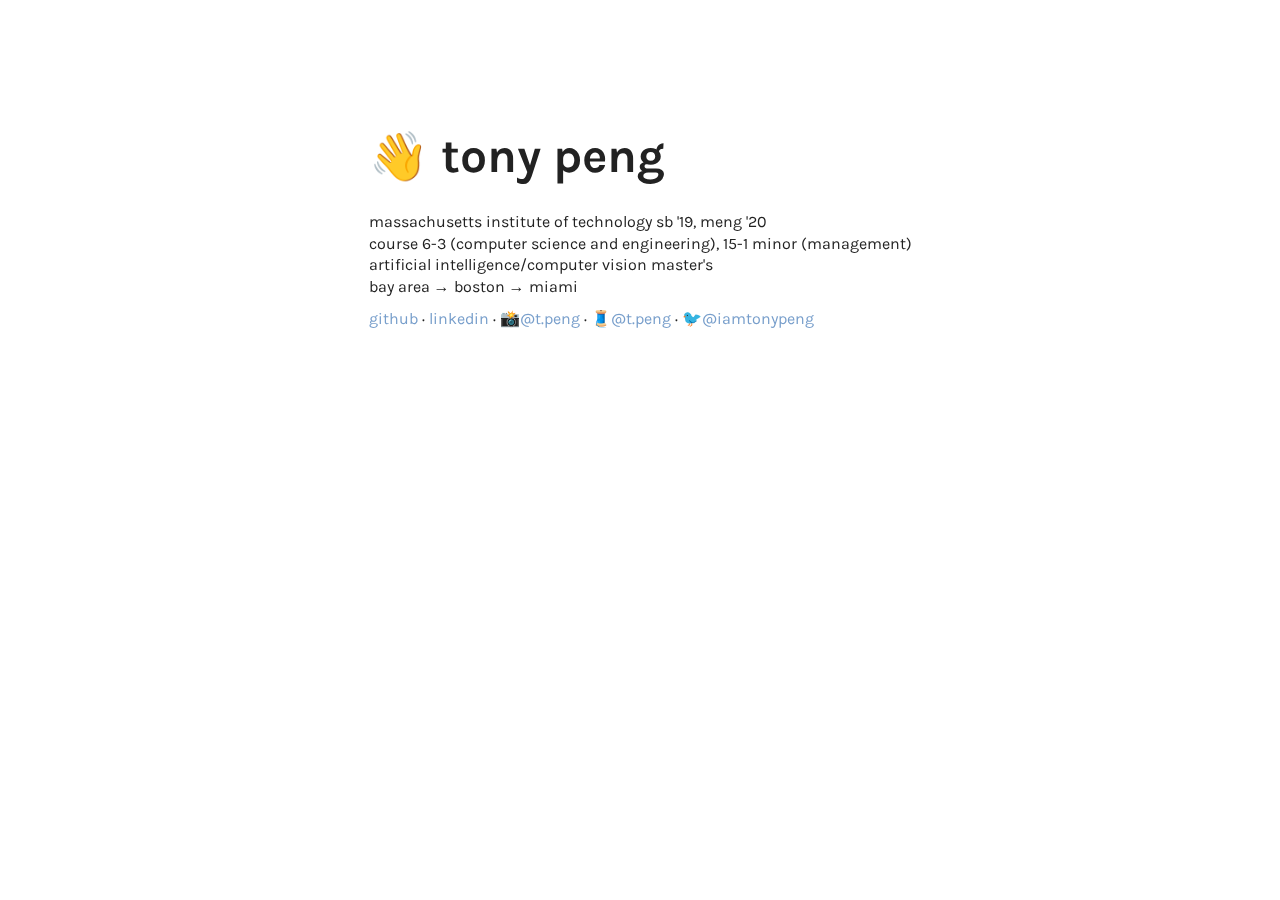
<file: index.html>
<html>
<head>
    <title>tony peng</title>
    <link href="https://fonts.googleapis.com/css?family=Karla:400,400i,700" rel="stylesheet">
    <link href="style.css" type="text/css" rel="stylesheet" />
    <script>
        (function(i,s,o,g,r,a,m){i['GoogleAnalyticsObject']=r;i[r]=i[r]||function(){
            (i[r].q=i[r].q||[]).push(arguments)},i[r].l=1*new Date();a=s.createElement(o),
            m=s.getElementsByTagName(o)[0];a.async=1;a.src=g;m.parentNode.insertBefore(a,m)
        })(window,document,'script','//www.google-analytics.com/analytics.js','ga');

        ga('create', 'UA-42308631-1', 'tonypeng.com');
        ga('send', 'pageview');

    </script>
    <meta http-equiv="Content-Type" content="text/html; charset=UTF-8">
    <meta name="viewport" content="width=device-width, initial-scale=1">
</head>
<body>
    <div id="root">
        <div class="container">
            <h1><div class="wave"><div class="waveOnHover">👋</div></div><div>&nbsp;tony peng</div></h1>
            <h2>
                <div class="line first">massachusetts institute of technology sb '19, meng '20</div>
                <div class="line">course 6-3 (computer science and engineering), 15-1 minor (management)</div>
                <div class="line">artificial intelligence/computer vision master's</div>
                <div class="line">bay area &rarr; boston &rarr; miami</div>
            </h2>
            <div class="body">
                <a href="http://github.com/tonypeng" target="_blank">github</a> &middot; <a href="https://linkedin.com/in/iamtonypeng" target="_blank">linkedin</a> &middot; 📸<a href="http://instagram.com/t.peng" target="_blank">@t.peng</a> &middot; 🧵<a href="https://www.threads.net/@t.peng" target="_blank">@t.peng</a> &middot; 🐦<a href="https://www.twitter.com/iamtonypeng" target="_blank">@iamtonypeng</a>
            </div>
        </div>
    </div>
</body>
</html>
</file>
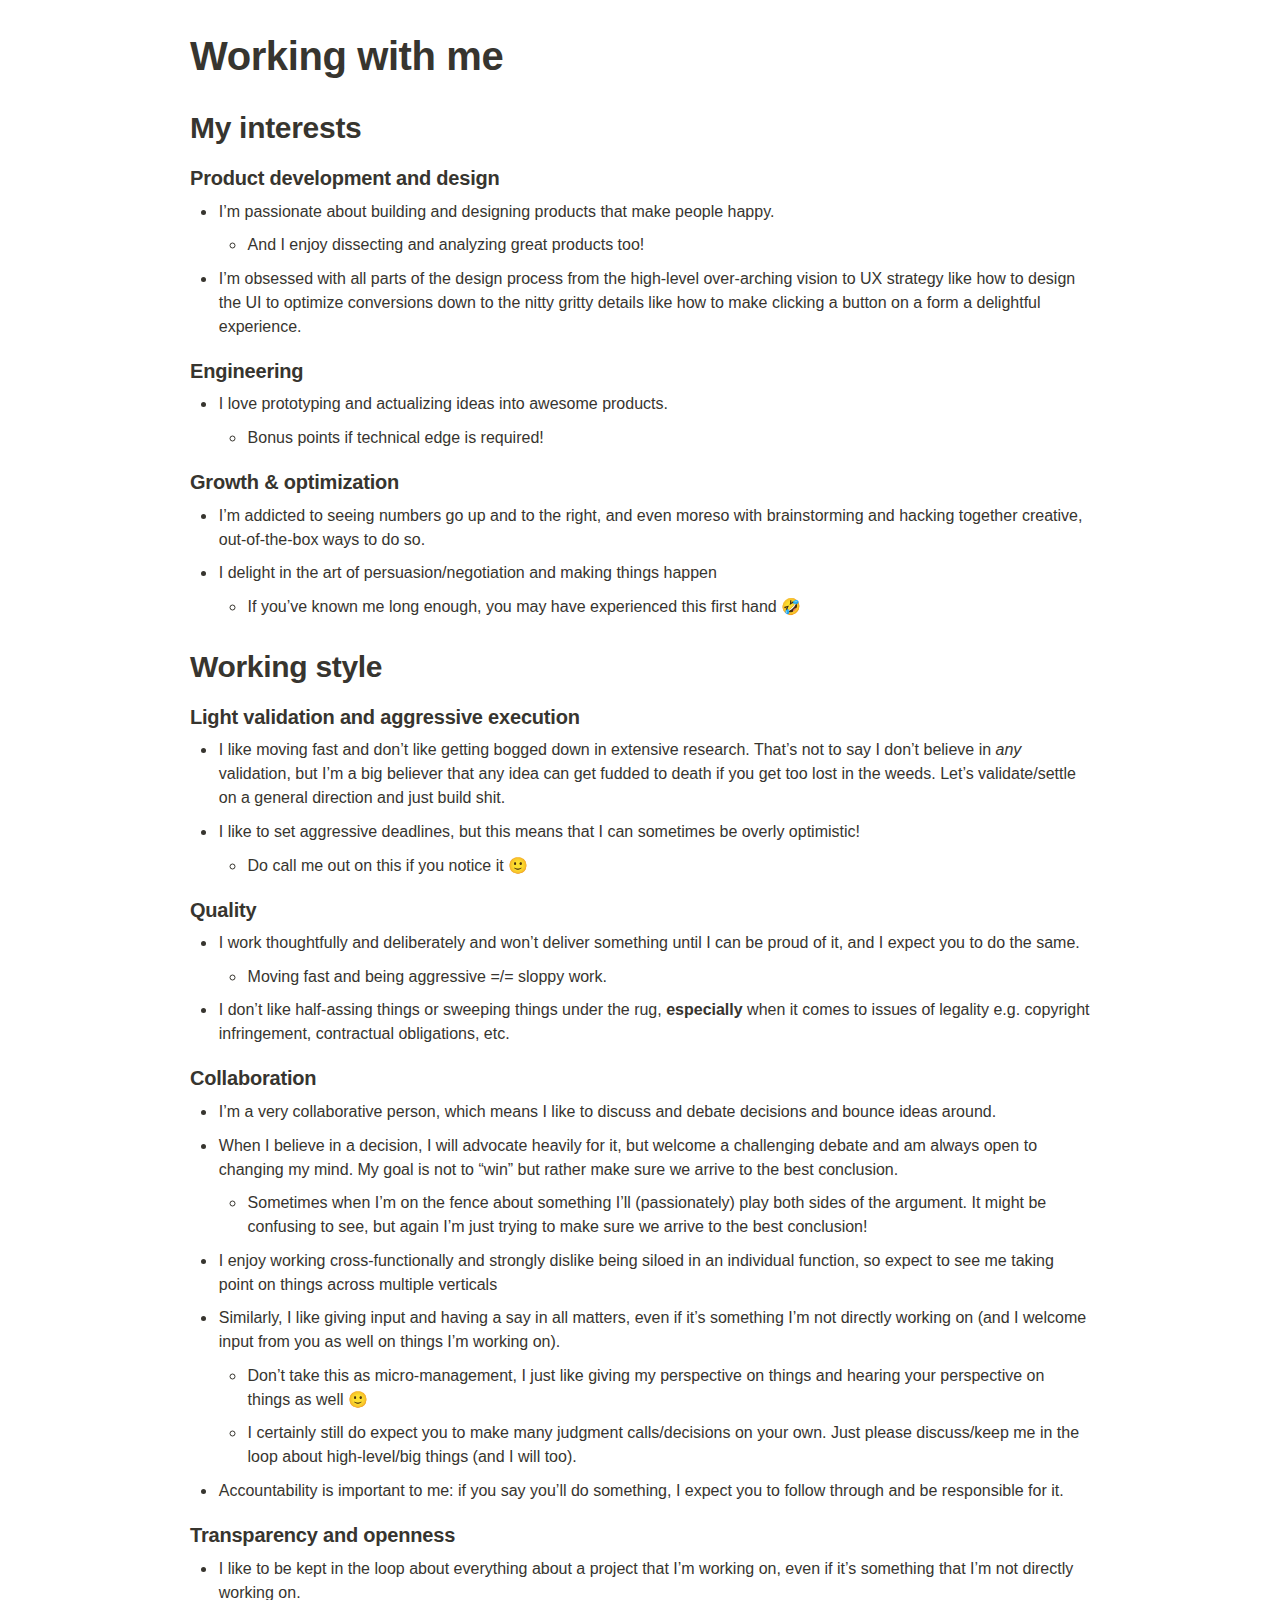
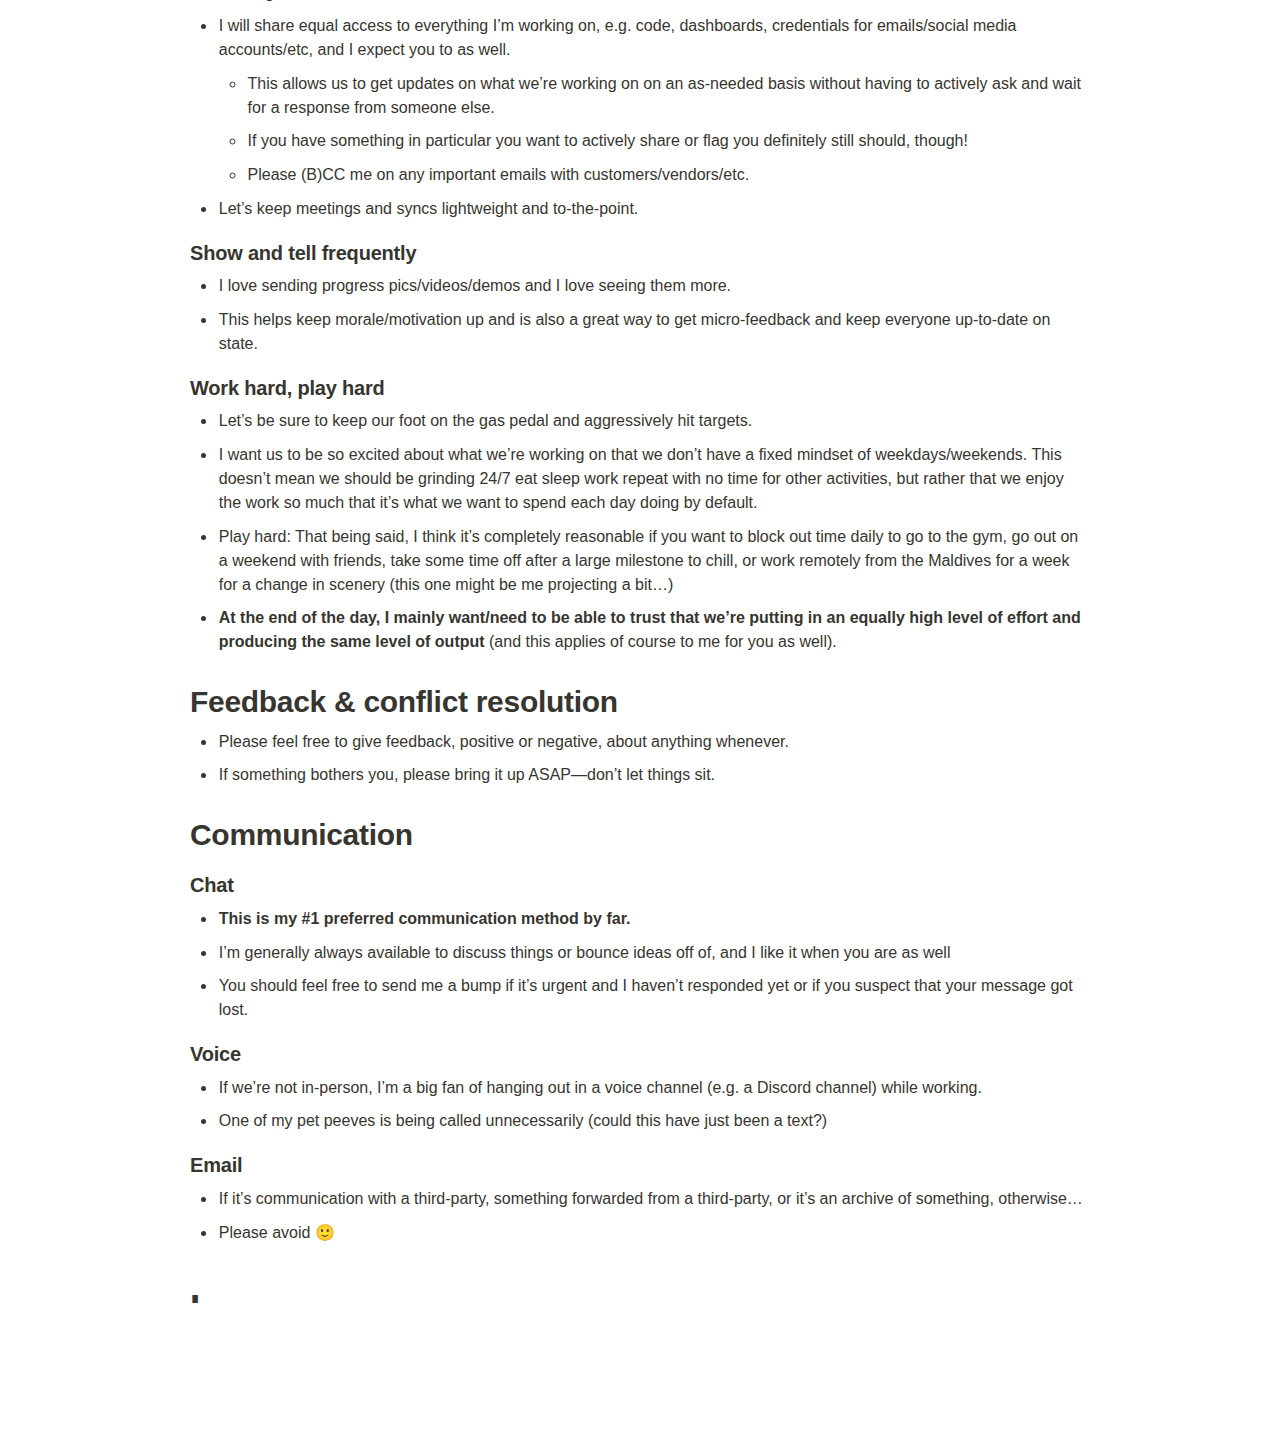
<file: docs/working-with-me.html>
<html><head><meta http-equiv="Content-Type" content="text/html; charset=utf-8"/><title>Working with me</title><style>
/* cspell:disable-file */
/* webkit printing magic: print all background colors */
html {
	-webkit-print-color-adjust: exact;
}
* {
	box-sizing: border-box;
	-webkit-print-color-adjust: exact;
}

html,
body {
	margin: 0;
	padding: 0;
}
@media only screen {
	body {
		margin: 2em auto;
		max-width: 900px;
		color: rgb(55, 53, 47);
	}
}

body {
	line-height: 1.5;
	white-space: pre-wrap;
}

a,
a.visited {
	color: inherit;
	text-decoration: underline;
}

.pdf-relative-link-path {
	font-size: 80%;
	color: #444;
}

h1,
h2,
h3 {
	letter-spacing: -0.01em;
	line-height: 1.2;
	font-weight: 600;
	margin-bottom: 0;
}

.page-title {
	font-size: 2.5rem;
	font-weight: 700;
	margin-top: 0;
	margin-bottom: 0.75em;
}

h1 {
	font-size: 1.875rem;
	margin-top: 1.875rem;
}

h2 {
	font-size: 1.5rem;
	margin-top: 1.5rem;
}

h3 {
	font-size: 1.25rem;
	margin-top: 1.25rem;
}

.source {
	border: 1px solid #ddd;
	border-radius: 3px;
	padding: 1.5em;
	word-break: break-all;
}

.callout {
	border-radius: 3px;
	padding: 1rem;
}

figure {
	margin: 1.25em 0;
	page-break-inside: avoid;
}

figcaption {
	opacity: 0.5;
	font-size: 85%;
	margin-top: 0.5em;
}

mark {
	background-color: transparent;
}

.indented {
	padding-left: 1.5em;
}

hr {
	background: transparent;
	display: block;
	width: 100%;
	height: 1px;
	visibility: visible;
	border: none;
	border-bottom: 1px solid rgba(55, 53, 47, 0.09);
}

img {
	max-width: 100%;
}

@media only print {
	img {
		max-height: 100vh;
		object-fit: contain;
	}
}

@page {
	margin: 1in;
}

.collection-content {
	font-size: 0.875rem;
}

.column-list {
	display: flex;
	justify-content: space-between;
}

.column {
	padding: 0 1em;
}

.column:first-child {
	padding-left: 0;
}

.column:last-child {
	padding-right: 0;
}

.table_of_contents-item {
	display: block;
	font-size: 0.875rem;
	line-height: 1.3;
	padding: 0.125rem;
}

.table_of_contents-indent-1 {
	margin-left: 1.5rem;
}

.table_of_contents-indent-2 {
	margin-left: 3rem;
}

.table_of_contents-indent-3 {
	margin-left: 4.5rem;
}

.table_of_contents-link {
	text-decoration: none;
	opacity: 0.7;
	border-bottom: 1px solid rgba(55, 53, 47, 0.18);
}

table,
th,
td {
	border: 1px solid rgba(55, 53, 47, 0.09);
	border-collapse: collapse;
}

table {
	border-left: none;
	border-right: none;
}

th,
td {
	font-weight: normal;
	padding: 0.25em 0.5em;
	line-height: 1.5;
	min-height: 1.5em;
	text-align: left;
}

th {
	color: rgba(55, 53, 47, 0.6);
}

ol,
ul {
	margin: 0;
	margin-block-start: 0.6em;
	margin-block-end: 0.6em;
}

li > ol:first-child,
li > ul:first-child {
	margin-block-start: 0.6em;
}

ul > li {
	list-style: disc;
}

ul.to-do-list {
	text-indent: -1.7em;
}

ul.to-do-list > li {
	list-style: none;
}

.to-do-children-checked {
	text-decoration: line-through;
	opacity: 0.375;
}

ul.toggle > li {
	list-style: none;
}

ul {
	padding-inline-start: 1.7em;
}

ul > li {
	padding-left: 0.1em;
}

ol {
	padding-inline-start: 1.6em;
}

ol > li {
	padding-left: 0.2em;
}

.mono ol {
	padding-inline-start: 2em;
}

.mono ol > li {
	text-indent: -0.4em;
}

.toggle {
	padding-inline-start: 0em;
	list-style-type: none;
}

/* Indent toggle children */
.toggle > li > details {
	padding-left: 1.7em;
}

.toggle > li > details > summary {
	margin-left: -1.1em;
}

.selected-value {
	display: inline-block;
	padding: 0 0.5em;
	background: rgba(206, 205, 202, 0.5);
	border-radius: 3px;
	margin-right: 0.5em;
	margin-top: 0.3em;
	margin-bottom: 0.3em;
	white-space: nowrap;
}

.collection-title {
	display: inline-block;
	margin-right: 1em;
}

.simple-table {
	margin-top: 1em;
	font-size: 0.875rem;
	empty-cells: show;
}
.simple-table td {
	height: 29px;
	min-width: 120px;
}

.simple-table th {
	height: 29px;
	min-width: 120px;
}

.simple-table-header-color {
	background: rgb(247, 246, 243);
	color: black;
}
.simple-table-header {
	font-weight: 500;
}

time {
	opacity: 0.5;
}

.icon {
	display: inline-block;
	max-width: 1.2em;
	max-height: 1.2em;
	text-decoration: none;
	vertical-align: text-bottom;
	margin-right: 0.5em;
}

img.icon {
	border-radius: 3px;
}

.user-icon {
	width: 1.5em;
	height: 1.5em;
	border-radius: 100%;
	margin-right: 0.5rem;
}

.user-icon-inner {
	font-size: 0.8em;
}

.text-icon {
	border: 1px solid #000;
	text-align: center;
}

.page-cover-image {
	display: block;
	object-fit: cover;
	width: 100%;
	max-height: 30vh;
}

.page-header-icon {
	font-size: 3rem;
	margin-bottom: 1rem;
}

.page-header-icon-with-cover {
	margin-top: -0.72em;
	margin-left: 0.07em;
}

.page-header-icon img {
	border-radius: 3px;
}

.link-to-page {
	margin: 1em 0;
	padding: 0;
	border: none;
	font-weight: 500;
}

p > .user {
	opacity: 0.5;
}

td > .user,
td > time {
	white-space: nowrap;
}

input[type="checkbox"] {
	transform: scale(1.5);
	margin-right: 0.6em;
	vertical-align: middle;
}

p {
	margin-top: 0.5em;
	margin-bottom: 0.5em;
}

.image {
	border: none;
	margin: 1.5em 0;
	padding: 0;
	border-radius: 0;
	text-align: center;
}

.code,
code {
	background: rgba(135, 131, 120, 0.15);
	border-radius: 3px;
	padding: 0.2em 0.4em;
	border-radius: 3px;
	font-size: 85%;
	tab-size: 2;
}

code {
	color: #eb5757;
}

.code {
	padding: 1.5em 1em;
}

.code-wrap {
	white-space: pre-wrap;
	word-break: break-all;
}

.code > code {
	background: none;
	padding: 0;
	font-size: 100%;
	color: inherit;
}

blockquote {
	font-size: 1.25em;
	margin: 1em 0;
	padding-left: 1em;
	border-left: 3px solid rgb(55, 53, 47);
}

.bookmark {
	text-decoration: none;
	max-height: 8em;
	padding: 0;
	display: flex;
	width: 100%;
	align-items: stretch;
}

.bookmark-title {
	font-size: 0.85em;
	overflow: hidden;
	text-overflow: ellipsis;
	height: 1.75em;
	white-space: nowrap;
}

.bookmark-text {
	display: flex;
	flex-direction: column;
}

.bookmark-info {
	flex: 4 1 180px;
	padding: 12px 14px 14px;
	display: flex;
	flex-direction: column;
	justify-content: space-between;
}

.bookmark-image {
	width: 33%;
	flex: 1 1 180px;
	display: block;
	position: relative;
	object-fit: cover;
	border-radius: 1px;
}

.bookmark-description {
	color: rgba(55, 53, 47, 0.6);
	font-size: 0.75em;
	overflow: hidden;
	max-height: 4.5em;
	word-break: break-word;
}

.bookmark-href {
	font-size: 0.75em;
	margin-top: 0.25em;
}

.sans { font-family: ui-sans-serif, -apple-system, BlinkMacSystemFont, "Segoe UI", Helvetica, "Apple Color Emoji", Arial, sans-serif, "Segoe UI Emoji", "Segoe UI Symbol"; }
.code { font-family: "SFMono-Regular", Menlo, Consolas, "PT Mono", "Liberation Mono", Courier, monospace; }
.serif { font-family: Lyon-Text, Georgia, ui-serif, serif; }
.mono { font-family: iawriter-mono, Nitti, Menlo, Courier, monospace; }
.pdf .sans { font-family: Inter, ui-sans-serif, -apple-system, BlinkMacSystemFont, "Segoe UI", Helvetica, "Apple Color Emoji", Arial, sans-serif, "Segoe UI Emoji", "Segoe UI Symbol", 'Twemoji', 'Noto Color Emoji', 'Noto Sans CJK JP'; }
.pdf:lang(zh-CN) .sans { font-family: Inter, ui-sans-serif, -apple-system, BlinkMacSystemFont, "Segoe UI", Helvetica, "Apple Color Emoji", Arial, sans-serif, "Segoe UI Emoji", "Segoe UI Symbol", 'Twemoji', 'Noto Color Emoji', 'Noto Sans CJK SC'; }
.pdf:lang(zh-TW) .sans { font-family: Inter, ui-sans-serif, -apple-system, BlinkMacSystemFont, "Segoe UI", Helvetica, "Apple Color Emoji", Arial, sans-serif, "Segoe UI Emoji", "Segoe UI Symbol", 'Twemoji', 'Noto Color Emoji', 'Noto Sans CJK TC'; }
.pdf:lang(ko-KR) .sans { font-family: Inter, ui-sans-serif, -apple-system, BlinkMacSystemFont, "Segoe UI", Helvetica, "Apple Color Emoji", Arial, sans-serif, "Segoe UI Emoji", "Segoe UI Symbol", 'Twemoji', 'Noto Color Emoji', 'Noto Sans CJK KR'; }
.pdf .code { font-family: Source Code Pro, "SFMono-Regular", Menlo, Consolas, "PT Mono", "Liberation Mono", Courier, monospace, 'Twemoji', 'Noto Color Emoji', 'Noto Sans Mono CJK JP'; }
.pdf:lang(zh-CN) .code { font-family: Source Code Pro, "SFMono-Regular", Menlo, Consolas, "PT Mono", "Liberation Mono", Courier, monospace, 'Twemoji', 'Noto Color Emoji', 'Noto Sans Mono CJK SC'; }
.pdf:lang(zh-TW) .code { font-family: Source Code Pro, "SFMono-Regular", Menlo, Consolas, "PT Mono", "Liberation Mono", Courier, monospace, 'Twemoji', 'Noto Color Emoji', 'Noto Sans Mono CJK TC'; }
.pdf:lang(ko-KR) .code { font-family: Source Code Pro, "SFMono-Regular", Menlo, Consolas, "PT Mono", "Liberation Mono", Courier, monospace, 'Twemoji', 'Noto Color Emoji', 'Noto Sans Mono CJK KR'; }
.pdf .serif { font-family: PT Serif, Lyon-Text, Georgia, ui-serif, serif, 'Twemoji', 'Noto Color Emoji', 'Noto Serif CJK JP'; }
.pdf:lang(zh-CN) .serif { font-family: PT Serif, Lyon-Text, Georgia, ui-serif, serif, 'Twemoji', 'Noto Color Emoji', 'Noto Serif CJK SC'; }
.pdf:lang(zh-TW) .serif { font-family: PT Serif, Lyon-Text, Georgia, ui-serif, serif, 'Twemoji', 'Noto Color Emoji', 'Noto Serif CJK TC'; }
.pdf:lang(ko-KR) .serif { font-family: PT Serif, Lyon-Text, Georgia, ui-serif, serif, 'Twemoji', 'Noto Color Emoji', 'Noto Serif CJK KR'; }
.pdf .mono { font-family: PT Mono, iawriter-mono, Nitti, Menlo, Courier, monospace, 'Twemoji', 'Noto Color Emoji', 'Noto Sans Mono CJK JP'; }
.pdf:lang(zh-CN) .mono { font-family: PT Mono, iawriter-mono, Nitti, Menlo, Courier, monospace, 'Twemoji', 'Noto Color Emoji', 'Noto Sans Mono CJK SC'; }
.pdf:lang(zh-TW) .mono { font-family: PT Mono, iawriter-mono, Nitti, Menlo, Courier, monospace, 'Twemoji', 'Noto Color Emoji', 'Noto Sans Mono CJK TC'; }
.pdf:lang(ko-KR) .mono { font-family: PT Mono, iawriter-mono, Nitti, Menlo, Courier, monospace, 'Twemoji', 'Noto Color Emoji', 'Noto Sans Mono CJK KR'; }
.highlight-default {
	color: rgba(55, 53, 47, 1);
}
.highlight-gray {
	color: rgba(120, 119, 116, 1);
	fill: rgba(120, 119, 116, 1);
}
.highlight-brown {
	color: rgba(159, 107, 83, 1);
	fill: rgba(159, 107, 83, 1);
}
.highlight-orange {
	color: rgba(217, 115, 13, 1);
	fill: rgba(217, 115, 13, 1);
}
.highlight-yellow {
	color: rgba(203, 145, 47, 1);
	fill: rgba(203, 145, 47, 1);
}
.highlight-teal {
	color: rgba(68, 131, 97, 1);
	fill: rgba(68, 131, 97, 1);
}
.highlight-blue {
	color: rgba(51, 126, 169, 1);
	fill: rgba(51, 126, 169, 1);
}
.highlight-purple {
	color: rgba(144, 101, 176, 1);
	fill: rgba(144, 101, 176, 1);
}
.highlight-pink {
	color: rgba(193, 76, 138, 1);
	fill: rgba(193, 76, 138, 1);
}
.highlight-red {
	color: rgba(212, 76, 71, 1);
	fill: rgba(212, 76, 71, 1);
}
.highlight-gray_background {
	background: rgba(241, 241, 239, 1);
}
.highlight-brown_background {
	background: rgba(244, 238, 238, 1);
}
.highlight-orange_background {
	background: rgba(251, 236, 221, 1);
}
.highlight-yellow_background {
	background: rgba(251, 243, 219, 1);
}
.highlight-teal_background {
	background: rgba(237, 243, 236, 1);
}
.highlight-blue_background {
	background: rgba(231, 243, 248, 1);
}
.highlight-purple_background {
	background: rgba(244, 240, 247, 0.8);
}
.highlight-pink_background {
	background: rgba(249, 238, 243, 0.8);
}
.highlight-red_background {
	background: rgba(253, 235, 236, 1);
}
.block-color-default {
	color: inherit;
	fill: inherit;
}
.block-color-gray {
	color: rgba(120, 119, 116, 1);
	fill: rgba(120, 119, 116, 1);
}
.block-color-brown {
	color: rgba(159, 107, 83, 1);
	fill: rgba(159, 107, 83, 1);
}
.block-color-orange {
	color: rgba(217, 115, 13, 1);
	fill: rgba(217, 115, 13, 1);
}
.block-color-yellow {
	color: rgba(203, 145, 47, 1);
	fill: rgba(203, 145, 47, 1);
}
.block-color-teal {
	color: rgba(68, 131, 97, 1);
	fill: rgba(68, 131, 97, 1);
}
.block-color-blue {
	color: rgba(51, 126, 169, 1);
	fill: rgba(51, 126, 169, 1);
}
.block-color-purple {
	color: rgba(144, 101, 176, 1);
	fill: rgba(144, 101, 176, 1);
}
.block-color-pink {
	color: rgba(193, 76, 138, 1);
	fill: rgba(193, 76, 138, 1);
}
.block-color-red {
	color: rgba(212, 76, 71, 1);
	fill: rgba(212, 76, 71, 1);
}
.block-color-gray_background {
	background: rgba(241, 241, 239, 1);
}
.block-color-brown_background {
	background: rgba(244, 238, 238, 1);
}
.block-color-orange_background {
	background: rgba(251, 236, 221, 1);
}
.block-color-yellow_background {
	background: rgba(251, 243, 219, 1);
}
.block-color-teal_background {
	background: rgba(237, 243, 236, 1);
}
.block-color-blue_background {
	background: rgba(231, 243, 248, 1);
}
.block-color-purple_background {
	background: rgba(244, 240, 247, 0.8);
}
.block-color-pink_background {
	background: rgba(249, 238, 243, 0.8);
}
.block-color-red_background {
	background: rgba(253, 235, 236, 1);
}
.select-value-color-pink { background-color: rgba(245, 224, 233, 1); }
.select-value-color-purple { background-color: rgba(232, 222, 238, 1); }
.select-value-color-green { background-color: rgba(219, 237, 219, 1); }
.select-value-color-gray { background-color: rgba(227, 226, 224, 1); }
.select-value-color-opaquegray { background-color: rgba(255, 255, 255, 0.0375); }
.select-value-color-orange { background-color: rgba(250, 222, 201, 1); }
.select-value-color-brown { background-color: rgba(238, 224, 218, 1); }
.select-value-color-red { background-color: rgba(255, 226, 221, 1); }
.select-value-color-yellow { background-color: rgba(253, 236, 200, 1); }
.select-value-color-blue { background-color: rgba(211, 229, 239, 1); }

.checkbox {
	display: inline-flex;
	vertical-align: text-bottom;
	width: 16;
	height: 16;
	background-size: 16px;
	margin-left: 2px;
	margin-right: 5px;
}

.checkbox-on {
	background-image: url("data:image/svg+xml;charset=UTF-8,%3Csvg%20width%3D%2216%22%20height%3D%2216%22%20viewBox%3D%220%200%2016%2016%22%20fill%3D%22none%22%20xmlns%3D%22http%3A%2F%2Fwww.w3.org%2F2000%2Fsvg%22%3E%0A%3Crect%20width%3D%2216%22%20height%3D%2216%22%20fill%3D%22%2358A9D7%22%2F%3E%0A%3Cpath%20d%3D%22M6.71429%2012.2852L14%204.9995L12.7143%203.71436L6.71429%209.71378L3.28571%206.2831L2%207.57092L6.71429%2012.2852Z%22%20fill%3D%22white%22%2F%3E%0A%3C%2Fsvg%3E");
}

.checkbox-off {
	background-image: url("data:image/svg+xml;charset=UTF-8,%3Csvg%20width%3D%2216%22%20height%3D%2216%22%20viewBox%3D%220%200%2016%2016%22%20fill%3D%22none%22%20xmlns%3D%22http%3A%2F%2Fwww.w3.org%2F2000%2Fsvg%22%3E%0A%3Crect%20x%3D%220.75%22%20y%3D%220.75%22%20width%3D%2214.5%22%20height%3D%2214.5%22%20fill%3D%22white%22%20stroke%3D%22%2336352F%22%20stroke-width%3D%221.5%22%2F%3E%0A%3C%2Fsvg%3E");
}
	
</style></head><body><article id="4c07e031-0743-4b8e-97fc-ae46ee02f9c6" class="page sans"><header><h1 class="page-title">Working with me</h1></header><div class="page-body"><h1 id="4ddcad59-a118-478a-8e18-b18ff0e6a533" class="">My interests</h1><h3 id="edc5d676-6e9b-456f-9ba0-8e8f1c3d7b76" class="">Product development and design</h3><ul id="56d0857d-9ce7-4290-8157-7f1aa23a5214" class="bulleted-list"><li style="list-style-type:disc">I’m passionate about building and designing products that make people happy.<ul id="fa98dde1-954c-4d32-8768-e8420a6bc6f5" class="bulleted-list"><li style="list-style-type:circle">And I enjoy dissecting and analyzing great products too!</li></ul></li></ul><ul id="d5877e28-4327-49bc-99d8-47bec0e09d8c" class="bulleted-list"><li style="list-style-type:disc">I’m obsessed with all parts of the design process from the high-level over-arching vision to UX strategy like how to design the UI to optimize conversions down to the nitty gritty details like how to make clicking a button on a form a delightful experience.</li></ul><h3 id="6088d1ab-92bb-4a4d-93ab-a6320a8af34d" class="">Engineering</h3><ul id="768b8c0f-0fed-42a0-a70c-26a5dcc9a5f9" class="bulleted-list"><li style="list-style-type:disc">I love prototyping and actualizing ideas into awesome products.<ul id="9db1984f-dd6c-4e65-aeff-2848864396f5" class="bulleted-list"><li style="list-style-type:circle">Bonus points if technical edge is required!</li></ul></li></ul><h3 id="87d959ac-fa48-4e8c-b226-6960cdacdd8c" class="">Growth &amp; optimization</h3><ul id="01e5cb0f-bd18-484e-a3ea-3e35fa0b292f" class="bulleted-list"><li style="list-style-type:disc">I’m addicted to seeing numbers go up and to the right, and even moreso with brainstorming and hacking together creative, out-of-the-box ways to do so.</li></ul><ul id="e99e46bc-8142-407f-83e7-5dcea06b2884" class="bulleted-list"><li style="list-style-type:disc">I delight in the art of persuasion/negotiation and making things happen<ul id="4e8ecc71-efae-45ff-977d-58110c0b8c50" class="bulleted-list"><li style="list-style-type:circle">If you’ve known me long enough, you may have experienced this first hand 🤣</li></ul></li></ul><h1 id="076174e4-3608-4021-8d6a-623d687bfacf" class="">Working style</h1><h3 id="c5716a36-952f-4f04-b14f-ba2f53376b51" class="">Light validation and aggressive execution</h3><ul id="8e18260b-be6a-42a3-ad23-50d303cc39a4" class="bulleted-list"><li style="list-style-type:disc">I like moving fast and don’t like getting bogged down in extensive research. That’s not to say I don’t believe in <em><em><em>any</em></em></em> validation, but I’m a big believer that any idea can get fudded to death if you get too lost in the weeds. Let’s validate/settle on a general direction and just build shit.</li></ul><ul id="5513d19d-2e47-4b42-a0af-719912e7ad05" class="bulleted-list"><li style="list-style-type:disc">I like to set aggressive deadlines, but this means that I can sometimes be overly optimistic!<ul id="ce3d9afb-ada6-4279-a075-5483468e779d" class="bulleted-list"><li style="list-style-type:circle">Do call me out on this if you notice it 🙂</li></ul></li></ul><h3 id="09098af8-f567-4702-9510-2fe7d53ef9a6" class="">Quality</h3><ul id="03fc7007-425c-42e4-a16c-087d3626cd83" class="bulleted-list"><li style="list-style-type:disc">I work thoughtfully and deliberately and won’t deliver something until I can be proud of it, and I expect you to do the same.<ul id="cda87495-1534-49ec-aa92-50fffe6cc16b" class="bulleted-list"><li style="list-style-type:circle">Moving fast and being aggressive =/= sloppy work.</li></ul></li></ul><ul id="7e24f8e6-e44e-43e5-8618-3c7ddacd388f" class="bulleted-list"><li style="list-style-type:disc">I don’t like half-assing things or sweeping things under the rug, <strong><strong><strong><strong><strong><strong><strong><strong><strong><strong><strong><strong>especially </strong></strong></strong></strong></strong></strong></strong></strong></strong></strong></strong></strong>when it comes to issues of legality e.g. copyright infringement, contractual obligations, etc.</li></ul><h3 id="e08397e0-7359-4990-8195-7cf035d7265d" class="">Collaboration</h3><ul id="1ddc07c5-ba5a-42a2-a54f-3fe85c6f3d6f" class="bulleted-list"><li style="list-style-type:disc">I’m a very collaborative person, which means I like to discuss and debate decisions and bounce ideas around. </li></ul><ul id="71524933-646b-4075-af27-89ae7fdd859a" class="bulleted-list"><li style="list-style-type:disc">When I believe in a decision, I will advocate heavily for it, but welcome a challenging debate and am always open to changing my mind. My goal is not to “win” but rather make sure we arrive to the best conclusion.<ul id="c55ed28b-e9f6-4752-b78a-704582c44851" class="bulleted-list"><li style="list-style-type:circle">Sometimes when I’m on the fence about something I’ll (passionately) play both sides of the argument. It might be confusing to see, but again I’m just trying to make sure we arrive to the best conclusion!</li></ul></li></ul><ul id="e268b920-1015-4a61-a5d3-21baf809c7e1" class="bulleted-list"><li style="list-style-type:disc">I enjoy working cross-functionally and strongly dislike being siloed in an individual function, so expect to see me taking point on things across multiple verticals</li></ul><ul id="822e0b84-6c87-4f07-8616-06375ff2bc32" class="bulleted-list"><li style="list-style-type:disc">Similarly, I like giving input and having a say in all matters, even if it’s something I’m not directly working on (and I welcome input from you as well on things I’m working on).<ul id="cef26dfc-796d-4e75-aaa3-7037645da1ad" class="bulleted-list"><li style="list-style-type:circle">Don’t take this as micro-management, I just like giving my perspective on things and hearing your perspective on things as well 🙂</li></ul><ul id="a44f1f66-9fc6-4ccb-9e49-806016086f67" class="bulleted-list"><li style="list-style-type:circle">I certainly still do expect you to make many judgment calls/decisions on your own. Just please discuss/keep me in the loop about high-level/big things (and I will too).</li></ul></li></ul><ul id="d841aa14-c0f7-4531-92b5-ede134c33362" class="bulleted-list"><li style="list-style-type:disc">Accountability is important to me: if you say you’ll do something, I expect you to follow through and be responsible for it.</li></ul><h3 id="19dd1c39-6dbc-46f5-8960-f40375e711c6" class="">Transparency and openness</h3><ul id="f7e47199-dece-4cb2-88cc-81ac06ed4707" class="bulleted-list"><li style="list-style-type:disc">I like to be kept in the loop about everything about a project that I’m working on, even if it’s something that I’m not directly working on.</li></ul><ul id="9a2bf471-3d38-439e-94c2-7df9ceddfd2a" class="bulleted-list"><li style="list-style-type:disc">I will share equal access to everything I’m working on, e.g. code, dashboards, credentials for emails/social media accounts/etc, and I expect you to as well.<ul id="5249ce11-09fa-413f-abfc-a28ef5b5f69d" class="bulleted-list"><li style="list-style-type:circle">This allows us to get updates on what we’re working on on an as-needed basis without having to actively ask and wait for a response from someone else.</li></ul><ul id="7e6b92a1-de7d-489b-beed-c75c1cf331d7" class="bulleted-list"><li style="list-style-type:circle">If you have something in particular you want to actively share or flag you definitely still should, though!</li></ul><ul id="5c2a93ed-9670-4ba9-8c99-7098308c53ab" class="bulleted-list"><li style="list-style-type:circle">Please (B)CC me on any important emails with customers/vendors/etc.</li></ul></li></ul><ul id="dfa8e53d-6963-4b6a-9856-a20dffb5907f" class="bulleted-list"><li style="list-style-type:disc">Let’s keep meetings and syncs lightweight and to-the-point.</li></ul><h3 id="36ee7aaf-b622-4009-a227-e0e32ecf6922" class="">Show and tell frequently</h3><ul id="1f539202-c861-4bd6-a761-6c069bdf8464" class="bulleted-list"><li style="list-style-type:disc">I love sending progress pics/videos/demos and I love seeing them more.</li></ul><ul id="36a3fd71-f09a-4a9c-96d1-464519dc21f8" class="bulleted-list"><li style="list-style-type:disc">This helps keep morale/motivation up and is also a great way to get micro-feedback and keep everyone up-to-date on state.</li></ul><h3 id="acce9e88-ce6a-407d-9fec-17f4b5c1f82e" class="">Work hard, play hard</h3><ul id="8c433bf4-d471-4c8f-b797-8cfe1c84ad93" class="bulleted-list"><li style="list-style-type:disc">Let’s be sure to keep our foot on the gas pedal and aggressively hit targets.</li></ul><ul id="3c92b33f-109c-44a4-a1a8-5e12951af53b" class="bulleted-list"><li style="list-style-type:disc">I want us to be so excited about what we’re working on that we don’t have a fixed mindset of weekdays/weekends. This doesn’t mean we should be grinding 24/7 eat sleep work repeat with no time for other activities, but rather that we enjoy the work so much that it’s what we want to spend each day doing by default.</li></ul><ul id="46d2505c-542a-4633-902b-7892798bc3a8" class="bulleted-list"><li style="list-style-type:disc">Play hard: That being said, I think it’s completely reasonable if you want to block out time daily to go to the gym, go out on a weekend with friends, take some time off after a large milestone to chill, or work remotely from the Maldives for a week for a change in scenery (this one might be me projecting a bit…)</li></ul><ul id="d2817471-0ef2-498b-84e4-5cbf399d375b" class="bulleted-list"><li style="list-style-type:disc"><strong>At the end of the day, I mainly want/need to be able to trust that we’re putting in an equally high level of effort and producing the same level of output</strong> (and this applies of course to me for you as well).</li></ul><h1 id="75ee0af9-8db0-46a3-9840-f6816250a05f" class="">Feedback &amp; conflict resolution</h1><ul id="f037cd68-e286-4823-aaab-311981de33d1" class="bulleted-list"><li style="list-style-type:disc">Please feel free to give feedback, positive or negative, about anything whenever.</li></ul><ul id="c222525b-c872-4cde-8912-31365578aa5c" class="bulleted-list"><li style="list-style-type:disc">If something bothers you, please bring it up ASAP—don’t let things sit.</li></ul><h1 id="42b1b1f4-832d-4458-9248-2c423f295b84" class="">Communication</h1><h3 id="ee42b6d7-f2b1-40cd-8ccb-a88973787fd9" class="">Chat</h3><ul id="f12fba23-ef24-42ec-bebe-4dfa038dd857" class="bulleted-list"><li style="list-style-type:disc"><strong>This is my #1 preferred communication method by far.</strong></li></ul><ul id="0f417d3e-d9ab-4784-813a-5c992f150631" class="bulleted-list"><li style="list-style-type:disc">I’m generally always available to discuss things or bounce ideas off of, and I like it when you are as well</li></ul><ul id="192b3548-691c-4589-99ba-4233ec9e912e" class="bulleted-list"><li style="list-style-type:disc">You should feel free to send me a bump if it’s urgent and I haven’t responded yet or if you suspect that your message got lost.</li></ul><h3 id="2b5a5882-9089-4243-9860-b7c94fed0a2d" class="">Voice</h3><ul id="185cd227-ce7d-4552-83ed-8a1a5b63191b" class="bulleted-list"><li style="list-style-type:disc">If we’re not in-person, I’m a big fan of hanging out in a voice channel (e.g. a Discord channel) while working.</li></ul><ul id="bcc74a08-9bd0-4ffb-9b84-87b4656ce121" class="bulleted-list"><li style="list-style-type:disc">One of my pet peeves is being called unnecessarily (could this have just been a text?)</li></ul><h3 id="02078b9d-ce88-4405-8560-2a502b07b997" class="">Email</h3><ul id="e69c961a-46a6-4b69-94f9-d0c8d10779fa" class="bulleted-list"><li style="list-style-type:disc">If it’s communication with a third-party, something forwarded from a third-party, or it’s an archive of something, otherwise…</li></ul><ul id="678e4c88-37bb-4bc5-8cb9-22f90ab7933d" class="bulleted-list"><li style="list-style-type:disc">Please avoid 🙂</li></ul><p id="ec9adefc-fe06-4da7-a0db-60b89c1c5d97" class="">
</p><p id="dc347f8f-5c4d-4f17-9ecd-93bff03acd76" class="">∎</p><p id="3fd02122-d914-4f28-80a7-f2e43e62d298" class="">
</p><p id="ce4dbdab-b947-4a82-8d66-6c09ff6c7c75" class="">
</p><p id="531dd954-9cdf-49a7-a61a-b8b0e8235883" class="">
</p></div></article></body></html>
</file>
<file: style.css>
body {
    font-family: 'Karla', sans-serif;
    padding: 0;
    margin: 0;
    color: #222;
}

a {
    color: #779ecb;
    text-decoration: none;
    animation-iteration-count: 1;
}

a:hover {
    text-decoration: underline;
}

#root {
    display: flex;
    align-items: center;
    min-height: 100vh;
    flex-direction: column;
}

.container {
    margin-top: 128px;
    margin-left: 32px;
    margin-right: 32px;
    margin-bottom: 16px;
}

.wave {
    cursor: default;
    animation: waveHover 0.5s linear;
    animation-delay: 0.75s;
}

.waveOnHover:hover {
    animation: waveHover 0.5s linear;
}

h1 {
    font-size: 48px;
    margin-bottom: 28px;
    margin-top: 0;
    animation-name: floatIn;
    animation-duration: 0.5s;
    animation-timing-function: ease-out;
    backface-visibility : hidden;
    display: flex;
    flex-direction: row;
}

h2 {
    font-size: 16px;
    font-weight: 400;
    animation-name: floatIn;
    animation-duration: 0.5s;
    animation-timing-function: ease-out;
    animation-delay: 0.125s;
    animation-fill-mode: both;
    backface-visibility : hidden;
}

h2 .line {
    margin-top: 4px;
    line-height: 1.1;
}

h2 .line.first {
    margin-top: 0;
}

.body {
    animation-name: floatIn;
    animation-duration: 0.5s;
    animation-timing-function: ease-out;
    animation-delay: 0.25s;
    animation-fill-mode: both;
    backface-visibility : hidden;
}

.arjun {
    animation-name: floatIn;
    animation-duration: 0.5s;
    animation-timing-function: ease-out;
    animation-delay: 0.25s;
    animation-fill-mode: both;
    backface-visibility : hidden;
}

.arjun img {
    width: 200px;
}

@keyframes floatIn {
    0% {
        opacity: 0;
        transform: translateY(100px);
    }
    80% {
        opacity: 0.5;
    }
    100% {
        opacity: 1;
        transform: translate(0);
    }
}

@keyframes wave {
    0% {transform: rotate(0deg) }
    25% {transform: rotate(10deg) }
    50% {transform: rotate(-10deg) }
    75% {transform: rotate(10deg) }
    100% {transform: rotate(-10deg) }
}

@keyframes waveHover {
    0% {transform: rotate(0deg) }
    25% {transform: rotate(10deg) }
    50% {transform: rotate(-10deg) }
    75% {transform: rotate(10deg) }
    100% {transform: rotate(-10deg) }
}
</file>
